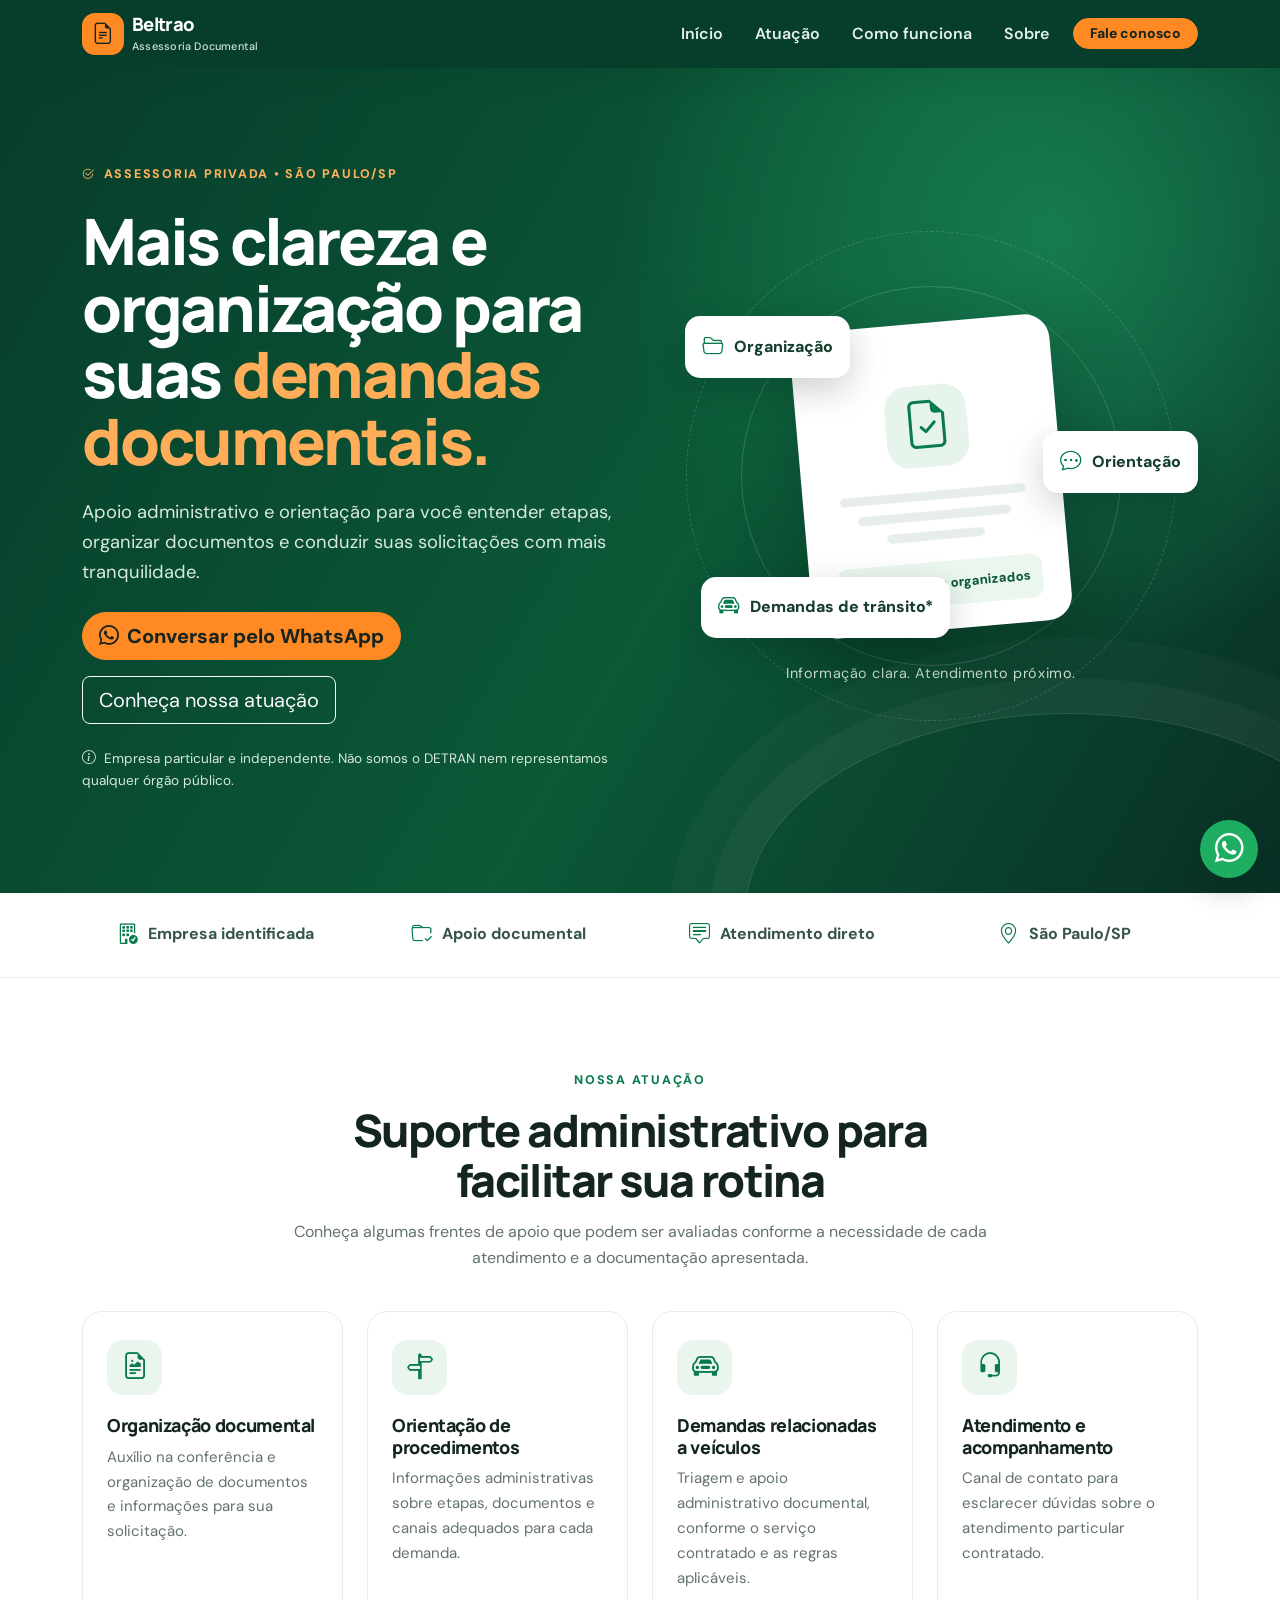
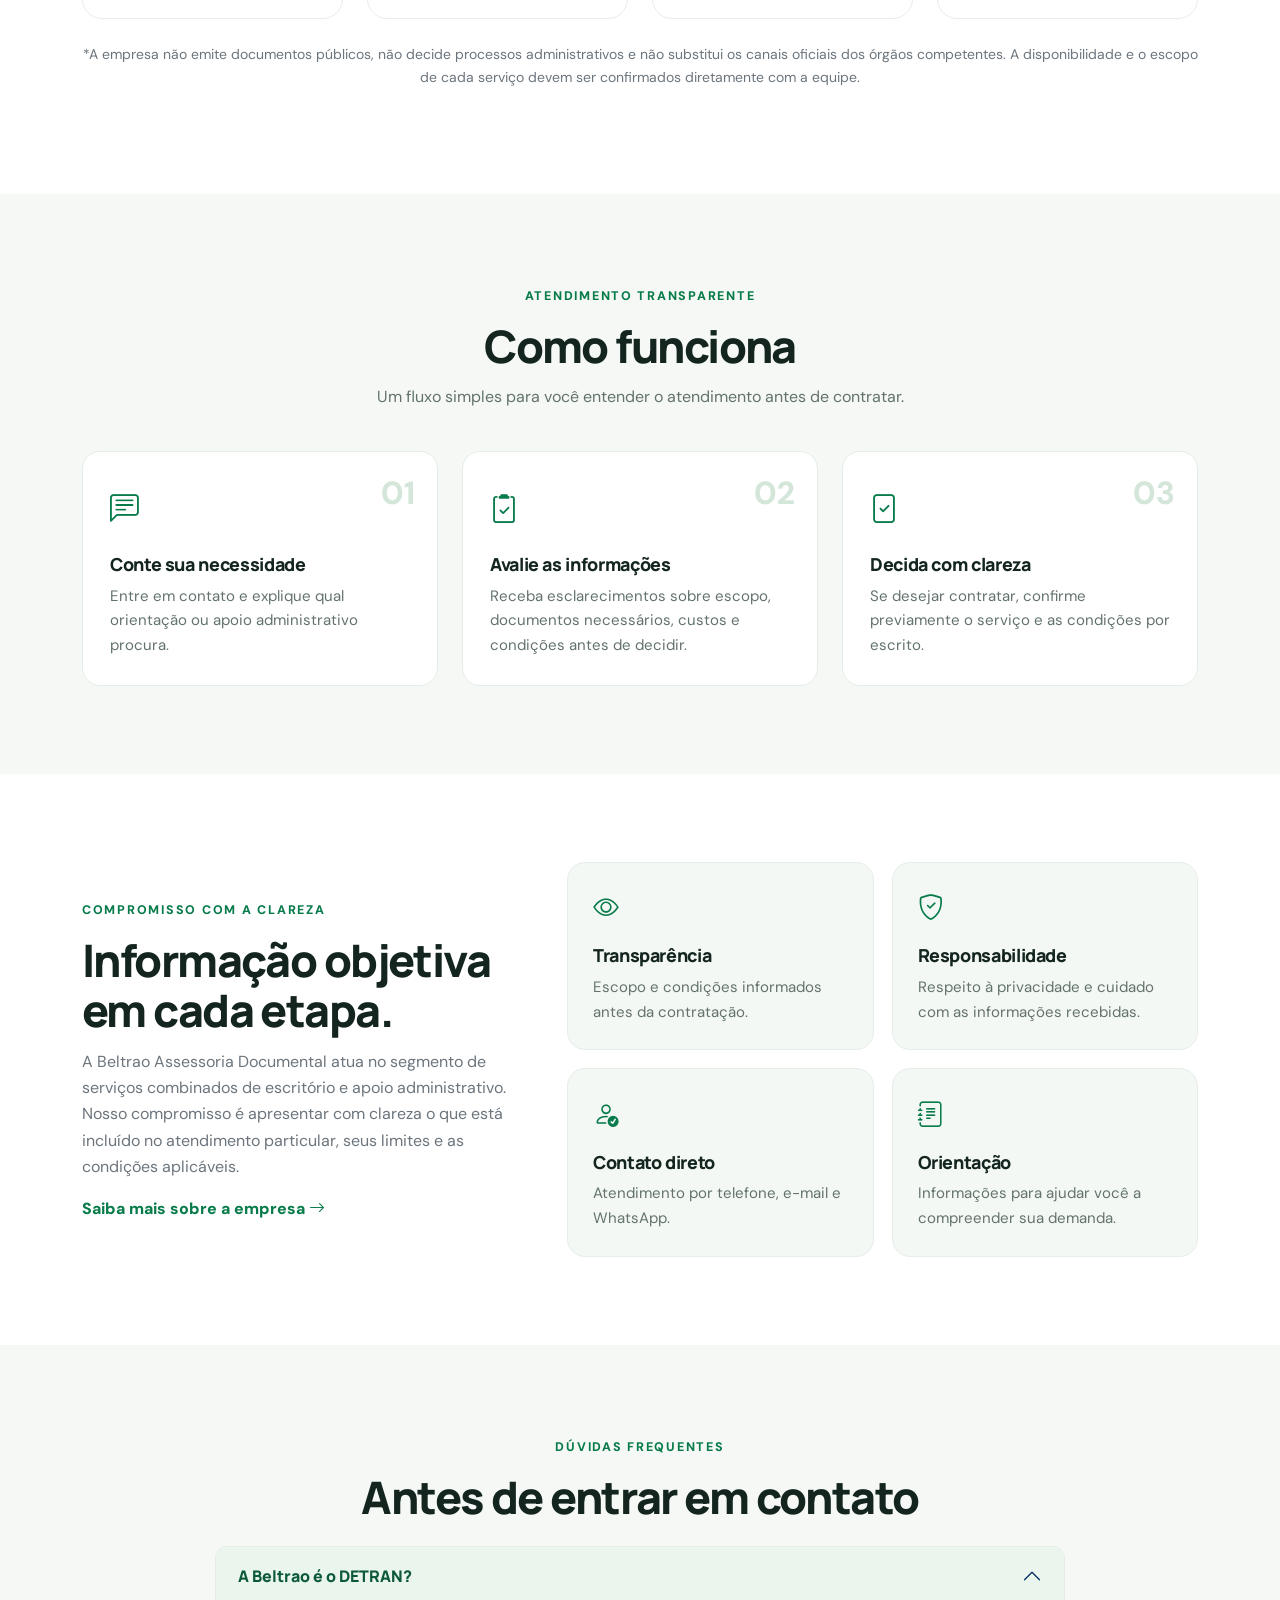
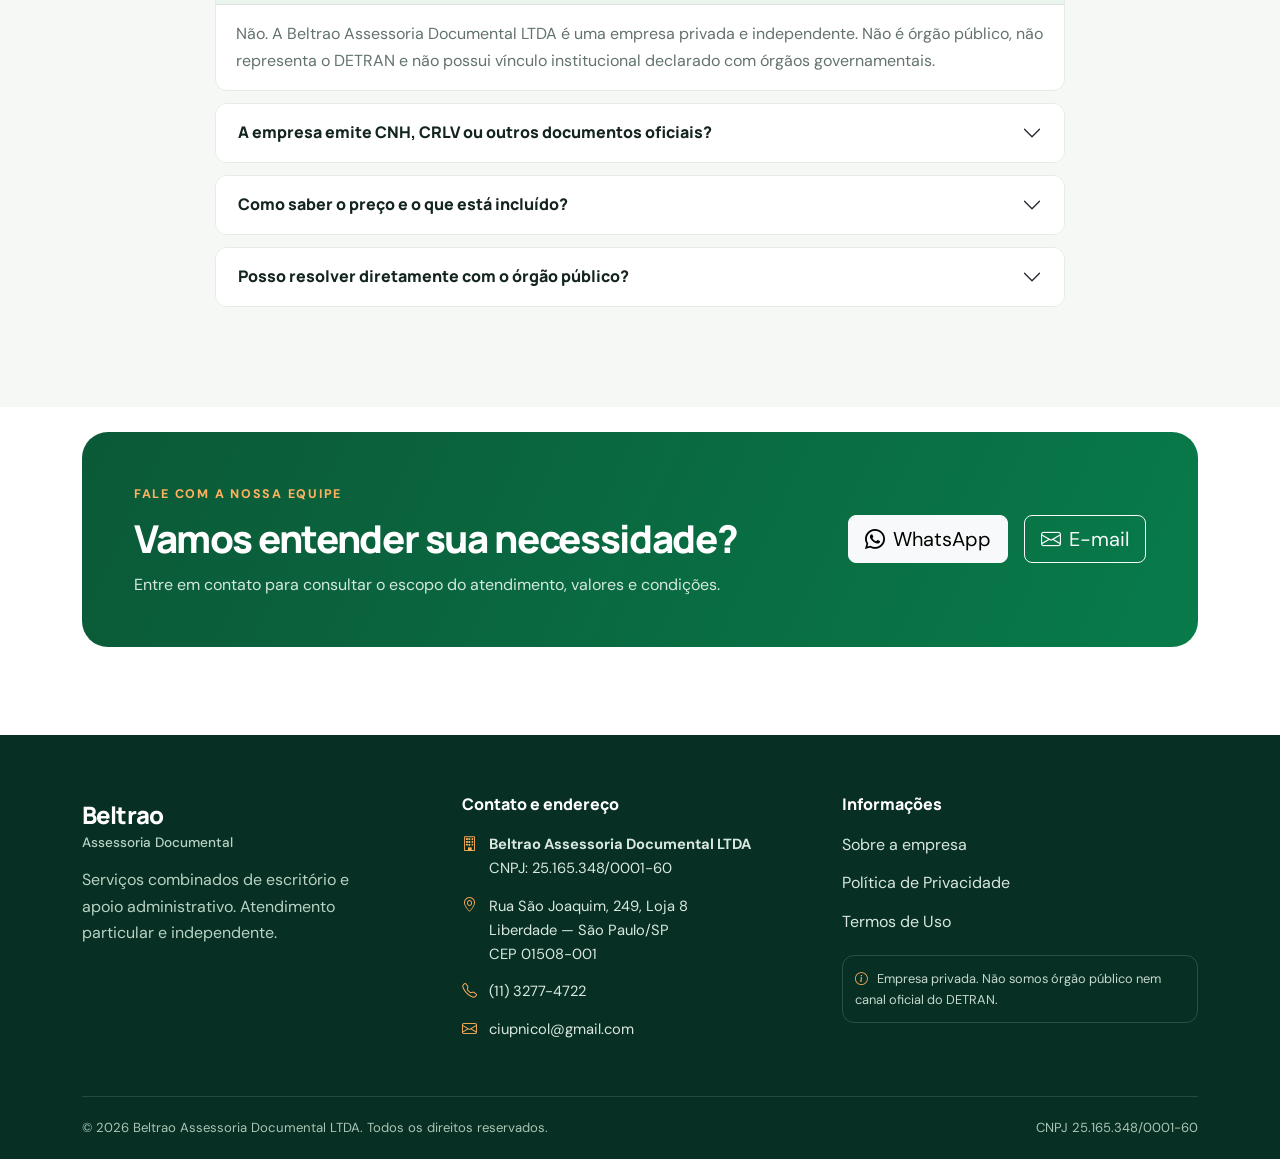
<file: index.html>
<!doctype html>
<html lang="pt-BR">
<head>
  <meta charset="utf-8">
  <meta name="viewport" content="width=device-width, initial-scale=1">
  <meta name="description" content="Beltrao Assessoria Documental: apoio administrativo, organização documental e orientação para suas demandas. Atendimento em São Paulo.">
  <meta name="theme-color" content="#0b5937">
  <title>Beltrao Assessoria Documental | Apoio e orientação documental</title>
  <link href="https://cdn.jsdelivr.net/npm/bootstrap@5.3.3/dist/css/bootstrap.min.css" rel="stylesheet">
  <link href="https://cdn.jsdelivr.net/npm/bootstrap-icons@1.11.3/font/bootstrap-icons.min.css" rel="stylesheet">
  <link href="css/style.css" rel="stylesheet">
</head>
<body>
<nav class="navbar navbar-expand-lg navbar-dark site-nav sticky-top">
  <div class="container">
    <a class="navbar-brand d-flex align-items-center gap-2" href="index.html" aria-label="Beltrao Assessoria Documental - início">
      <span class="brand-mark"><i class="bi bi-file-earmark-text"></i></span>
      <span>Beltrao <small>Assessoria Documental</small></span>
    </a>
    <button class="navbar-toggler" type="button" data-bs-toggle="collapse" data-bs-target="#menu" aria-controls="menu" aria-expanded="false" aria-label="Abrir menu"><span class="navbar-toggler-icon"></span></button>
    <div class="collapse navbar-collapse" id="menu">
      <ul class="navbar-nav ms-auto align-items-lg-center gap-lg-3">
        <li class="nav-item"><a class="nav-link active" href="#inicio">Início</a></li>
        <li class="nav-item"><a class="nav-link" href="#servicos">Atuação</a></li>
        <li class="nav-item"><a class="nav-link" href="#como-funciona">Como funciona</a></li>
        <li class="nav-item"><a class="nav-link" href="sobre.html">Sobre</a></li>
        <li class="nav-item"><a class="btn btn-accent btn-sm px-3" href="#contato">Fale conosco</a></li>
      </ul>
    </div>
  </div>
</nav>

<header class="hero" id="inicio">
  <div class="container position-relative">
    <div class="row align-items-center g-5">
      <div class="col-lg-6">
        <span class="eyebrow"><i class="bi bi-check2-circle me-2"></i>Assessoria privada • São Paulo/SP</span>
        <h1>Mais clareza e organização para suas <span>demandas documentais.</span></h1>
        <p class="hero-lead">Apoio administrativo e orientação para você entender etapas, organizar documentos e conduzir suas solicitações com mais tranquilidade.</p>
        <div class="d-flex flex-wrap gap-3 mt-4">
          <a class="btn btn-accent btn-lg" href="https://wa.me/551132774722" target="_blank" rel="noopener"><i class="bi bi-whatsapp me-2"></i>Conversar pelo WhatsApp</a>
          <a class="btn btn-outline-light btn-lg" href="#servicos">Conheça nossa atuação</a>
        </div>
        <div class="hero-note mt-4"><i class="bi bi-info-circle me-2"></i>Empresa particular e independente. Não somos o DETRAN nem representamos qualquer órgão público.</div>
      </div>
      <div class="col-lg-6">
        <div class="hero-art" role="img" aria-label="Ilustração abstrata de documentos organizados, mobilidade e atendimento">
          <div class="orbit orbit-one"></div><div class="orbit orbit-two"></div>
          <div class="art-card art-card-main">
            <div class="art-top"><span class="art-dot"></span><span class="art-dot"></span><span class="art-dot"></span></div>
            <div class="doc-icon"><i class="bi bi-file-earmark-check"></i></div>
            <div class="art-line long"></div><div class="art-line"></div><div class="art-line short"></div>
            <div class="art-check"><i class="bi bi-check-lg"></i> Documentos organizados</div>
          </div>
          <div class="floating-chip chip-a"><i class="bi bi-folder2-open"></i><span>Organização</span></div>
          <div class="floating-chip chip-b"><i class="bi bi-chat-dots"></i><span>Orientação</span></div>
          <div class="floating-chip chip-c"><i class="bi bi-car-front"></i><span>Demandas de trânsito*</span></div>
          <div class="art-caption">Informação clara. Atendimento próximo.</div>
        </div>
      </div>
    </div>
  </div>
</header>

<section class="trust-strip">
  <div class="container">
    <div class="row g-3 text-center">
      <div class="col-6 col-lg-3"><i class="bi bi-building-check"></i><span>Empresa identificada</span></div>
      <div class="col-6 col-lg-3"><i class="bi bi-folder-check"></i><span>Apoio documental</span></div>
      <div class="col-6 col-lg-3"><i class="bi bi-chat-square-text"></i><span>Atendimento direto</span></div>
      <div class="col-6 col-lg-3"><i class="bi bi-geo-alt"></i><span>São Paulo/SP</span></div>
    </div>
  </div>
</section>

<main>
<section class="section-pad" id="servicos">
  <div class="container">
    <div class="section-heading text-center mx-auto">
      <span class="eyebrow eyebrow-dark">Nossa atuação</span>
      <h2>Suporte administrativo para facilitar sua rotina</h2>
      <p>Conheça algumas frentes de apoio que podem ser avaliadas conforme a necessidade de cada atendimento e a documentação apresentada.</p>
    </div>
    <div class="row g-4 mt-2">
      <div class="col-md-6 col-lg-3"><article class="service-card"><div class="service-icon"><i class="bi bi-file-earmark-richtext"></i></div><h3>Organização documental</h3><p>Auxílio na conferência e organização de documentos e informações para sua solicitação.</p></article></div>
      <div class="col-md-6 col-lg-3"><article class="service-card"><div class="service-icon"><i class="bi bi-signpost-split"></i></div><h3>Orientação de procedimentos</h3><p>Informações administrativas sobre etapas, documentos e canais adequados para cada demanda.</p></article></div>
      <div class="col-md-6 col-lg-3"><article class="service-card"><div class="service-icon"><i class="bi bi-car-front"></i></div><h3>Demandas relacionadas a veículos</h3><p>Triagem e apoio administrativo documental, conforme o serviço contratado e as regras aplicáveis.</p></article></div>
      <div class="col-md-6 col-lg-3"><article class="service-card"><div class="service-icon"><i class="bi bi-headset"></i></div><h3>Atendimento e acompanhamento</h3><p>Canal de contato para esclarecer dúvidas sobre o atendimento particular contratado.</p></article></div>
    </div>
    <p class="small text-secondary mt-4 text-center">*A empresa não emite documentos públicos, não decide processos administrativos e não substitui os canais oficiais dos órgãos competentes. A disponibilidade e o escopo de cada serviço devem ser confirmados diretamente com a equipe.</p>
  </div>
</section>

<section class="section-pad section-soft" id="como-funciona">
  <div class="container">
    <div class="section-heading text-center mx-auto">
      <span class="eyebrow eyebrow-dark">Atendimento transparente</span>
      <h2>Como funciona</h2>
      <p>Um fluxo simples para você entender o atendimento antes de contratar.</p>
    </div>
    <div class="row g-4 mt-3">
      <div class="col-md-4"><div class="step-card"><span>01</span><i class="bi bi-chat-left-text"></i><h3>Conte sua necessidade</h3><p>Entre em contato e explique qual orientação ou apoio administrativo procura.</p></div></div>
      <div class="col-md-4"><div class="step-card"><span>02</span><i class="bi bi-clipboard2-check"></i><h3>Avalie as informações</h3><p>Receba esclarecimentos sobre escopo, documentos necessários, custos e condições antes de decidir.</p></div></div>
      <div class="col-md-4"><div class="step-card"><span>03</span><i class="bi bi-file-check"></i><h3>Decida com clareza</h3><p>Se desejar contratar, confirme previamente o serviço e as condições por escrito.</p></div></div>
    </div>
  </div>
</section>

<section class="section-pad">
  <div class="container">
    <div class="row align-items-center g-5">
      <div class="col-lg-5">
        <span class="eyebrow eyebrow-dark">Compromisso com a clareza</span>
        <h2 class="display-title">Informação objetiva em cada etapa.</h2>
        <p class="text-secondary">A Beltrao Assessoria Documental atua no segmento de serviços combinados de escritório e apoio administrativo. Nosso compromisso é apresentar com clareza o que está incluído no atendimento particular, seus limites e as condições aplicáveis.</p>
        <a href="sobre.html" class="text-link">Saiba mais sobre a empresa <i class="bi bi-arrow-right"></i></a>
      </div>
      <div class="col-lg-7">
        <div class="feature-grid">
          <div><i class="bi bi-eye"></i><h3>Transparência</h3><p>Escopo e condições informados antes da contratação.</p></div>
          <div><i class="bi bi-shield-check"></i><h3>Responsabilidade</h3><p>Respeito à privacidade e cuidado com as informações recebidas.</p></div>
          <div><i class="bi bi-person-check"></i><h3>Contato direto</h3><p>Atendimento por telefone, e-mail e WhatsApp.</p></div>
          <div><i class="bi bi-journal-text"></i><h3>Orientação</h3><p>Informações para ajudar você a compreender sua demanda.</p></div>
        </div>
      </div>
    </div>
  </div>
</section>

<section class="faq-section section-pad section-soft">
  <div class="container">
    <div class="section-heading text-center mx-auto"><span class="eyebrow eyebrow-dark">Dúvidas frequentes</span><h2>Antes de entrar em contato</h2></div>
    <div class="accordion faq mx-auto mt-4" id="faq">
      <div class="accordion-item"><h3 class="accordion-header"><button class="accordion-button" type="button" data-bs-toggle="collapse" data-bs-target="#q1" aria-expanded="true">A Beltrao é o DETRAN?</button></h3><div id="q1" class="accordion-collapse collapse show" data-bs-parent="#faq"><div class="accordion-body">Não. A Beltrao Assessoria Documental LTDA é uma empresa privada e independente. Não é órgão público, não representa o DETRAN e não possui vínculo institucional declarado com órgãos governamentais.</div></div></div>
      <div class="accordion-item"><h3 class="accordion-header"><button class="accordion-button collapsed" type="button" data-bs-toggle="collapse" data-bs-target="#q2">A empresa emite CNH, CRLV ou outros documentos oficiais?</button></h3><div id="q2" class="accordion-collapse collapse" data-bs-parent="#faq"><div class="accordion-body">Não. A emissão de documentos oficiais e a decisão sobre serviços públicos cabem exclusivamente aos órgãos competentes. A empresa oferece apenas apoio administrativo particular, dentro do escopo previamente informado.</div></div></div>
      <div class="accordion-item"><h3 class="accordion-header"><button class="accordion-button collapsed" type="button" data-bs-toggle="collapse" data-bs-target="#q3">Como saber o preço e o que está incluído?</button></h3><div id="q3" class="accordion-collapse collapse" data-bs-parent="#faq"><div class="accordion-body">Entre em contato para informar sua necessidade. Solicite a descrição do serviço, valores, prazos estimados e condições por escrito antes de contratar.</div></div></div>
      <div class="accordion-item"><h3 class="accordion-header"><button class="accordion-button collapsed" type="button" data-bs-toggle="collapse" data-bs-target="#q4">Posso resolver diretamente com o órgão público?</button></h3><div id="q4" class="accordion-collapse collapse" data-bs-parent="#faq"><div class="accordion-body">Sim. Você pode utilizar os canais oficiais do órgão responsável. A contratação de uma assessoria privada é opcional e não é requisito para acessar serviços públicos.</div></div></div>
    </div>
  </div>
</section>

<section class="contact-cta section-pad" id="contato">
  <div class="container">
    <div class="cta-panel">
      <div><span class="eyebrow">Fale com a nossa equipe</span><h2>Vamos entender sua necessidade?</h2><p>Entre em contato para consultar o escopo do atendimento, valores e condições.</p></div>
      <div class="d-flex flex-wrap gap-3"><a class="btn btn-light btn-lg" href="https://wa.me/551132774722" target="_blank" rel="noopener"><i class="bi bi-whatsapp me-2"></i>WhatsApp</a><a class="btn btn-outline-light btn-lg" href="mailto:ciupnicol@gmail.com"><i class="bi bi-envelope me-2"></i>E-mail</a></div>
    </div>
  </div>
</section>
</main>

<footer class="site-footer">
  <div class="container">
    <div class="row g-4">
      <div class="col-lg-4"><a class="footer-brand" href="index.html">Beltrao <span>Assessoria Documental</span></a><p class="footer-muted mt-3">Serviços combinados de escritório e apoio administrativo. Atendimento particular e independente.</p></div>
      <div class="col-sm-6 col-lg-4"><h2>Contato e endereço</h2><ul class="footer-list">
        <li><i class="bi bi-building"></i><span><strong>Beltrao Assessoria Documental LTDA</strong><br>CNPJ: 25.165.348/0001-60</span></li>
        <li><i class="bi bi-geo-alt"></i><span>Rua São Joaquim, 249, Loja 8<br>Liberdade — São Paulo/SP<br>CEP 01508-001</span></li>
        <li><i class="bi bi-telephone"></i><a href="tel:+551132774722">(11) 3277-4722</a></li>
        <li><i class="bi bi-envelope"></i><a href="mailto:ciupnicol@gmail.com">ciupnicol@gmail.com</a></li>
      </ul></div>
      <div class="col-sm-6 col-lg-4"><h2>Informações</h2><ul class="footer-links">
        <li><a href="sobre.html">Sobre a empresa</a></li><li><a href="privacidade.html">Política de Privacidade</a></li><li><a href="termos.html">Termos de Uso</a></li>
      </ul><div class="independence-note"><i class="bi bi-info-circle"></i> Empresa privada. Não somos órgão público nem canal oficial do DETRAN.</div></div>
    </div>
    <div class="footer-bottom"><span>© <span id="year"></span> Beltrao Assessoria Documental LTDA. Todos os direitos reservados.</span><span>CNPJ 25.165.348/0001-60</span></div>
  </div>
</footer>
<a class="whatsapp-float" href="https://wa.me/551132774722" target="_blank" rel="noopener" aria-label="Fale conosco pelo WhatsApp"><i class="bi bi-whatsapp"></i></a>
<script src="https://cdn.jsdelivr.net/npm/bootstrap@5.3.3/dist/js/bootstrap.bundle.min.js"></script>
<script>document.getElementById('year').textContent = new Date().getFullYear();</script>
</body>
</html>
<!-- Google tag (gtag.js) -->
<script async src="https://www.googletagmanager.com/gtag/js?id=AW-18591878731">
</script>
<script>
  window.dataLayer = window.dataLayer || [];
  function gtag(){dataLayer.push(arguments);}
  gtag('js', new Date());

  gtag('config', 'AW-18591878731');
</script>
</file>
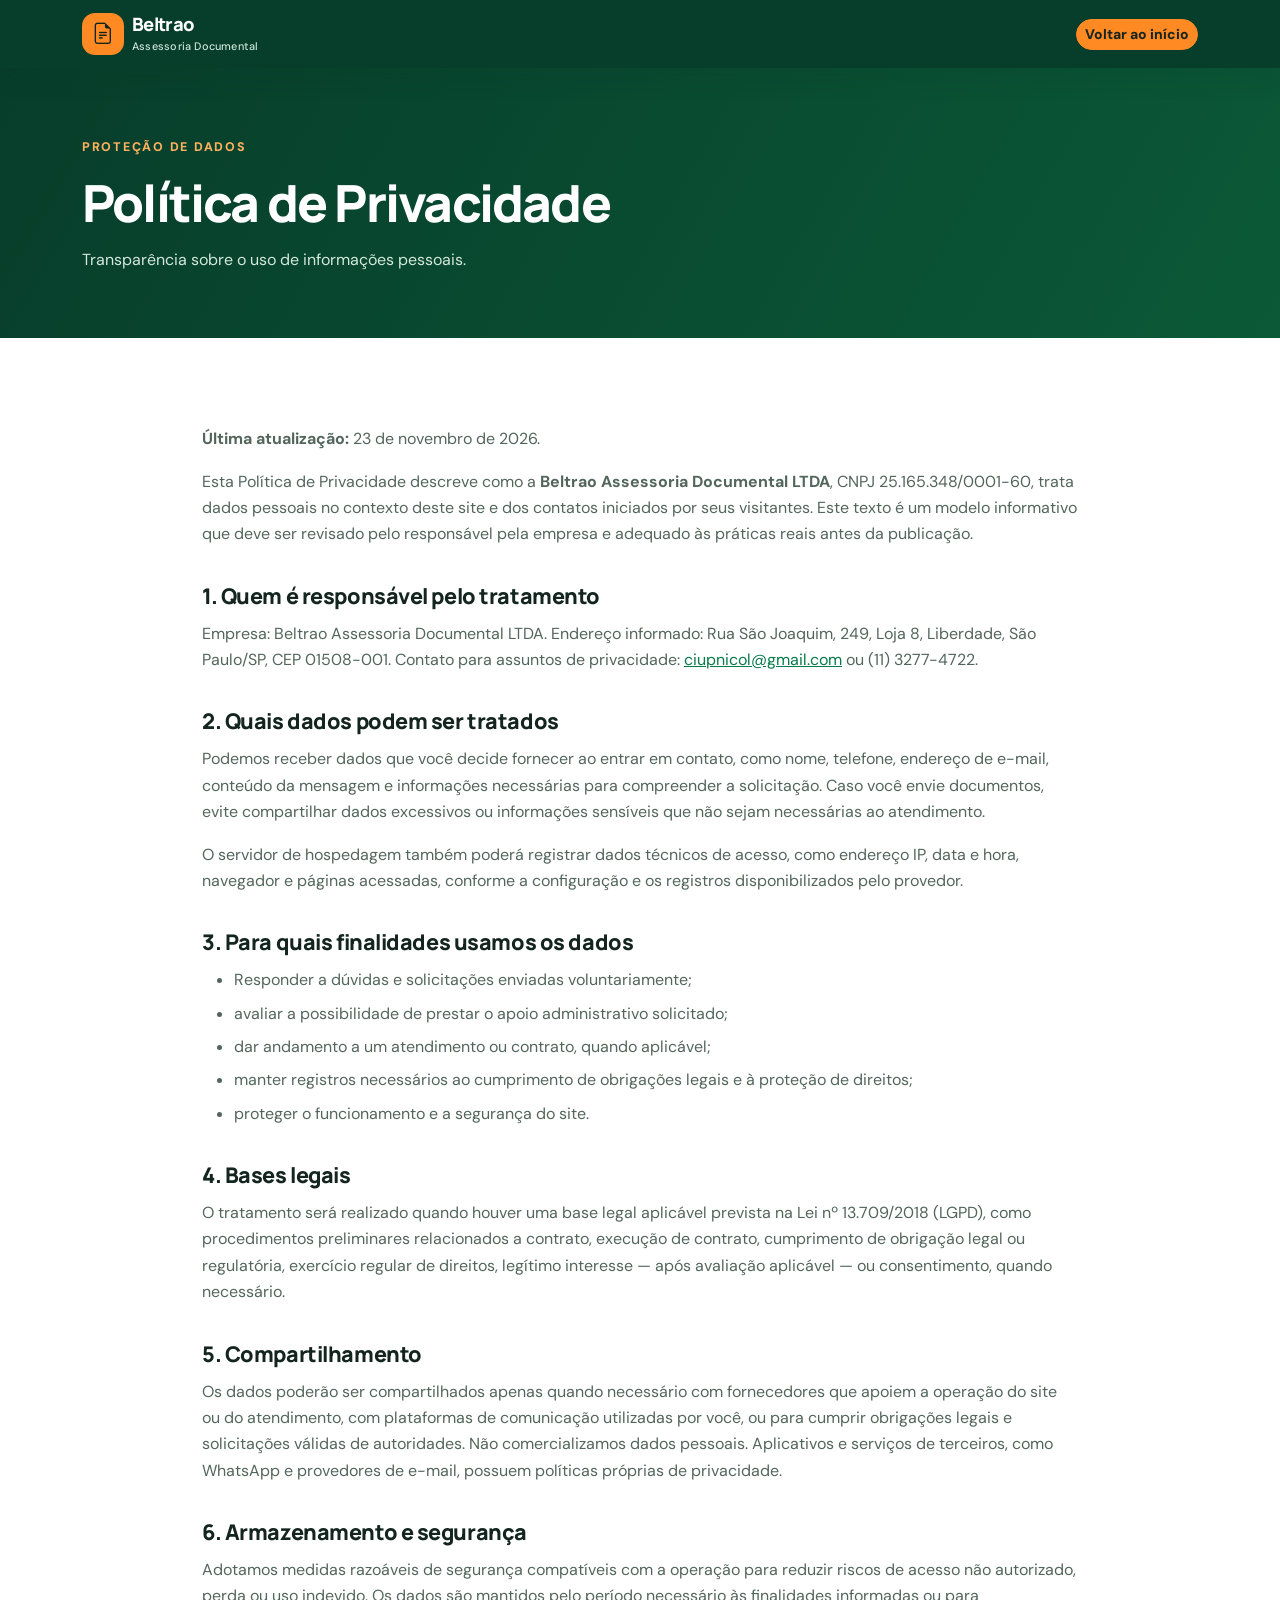
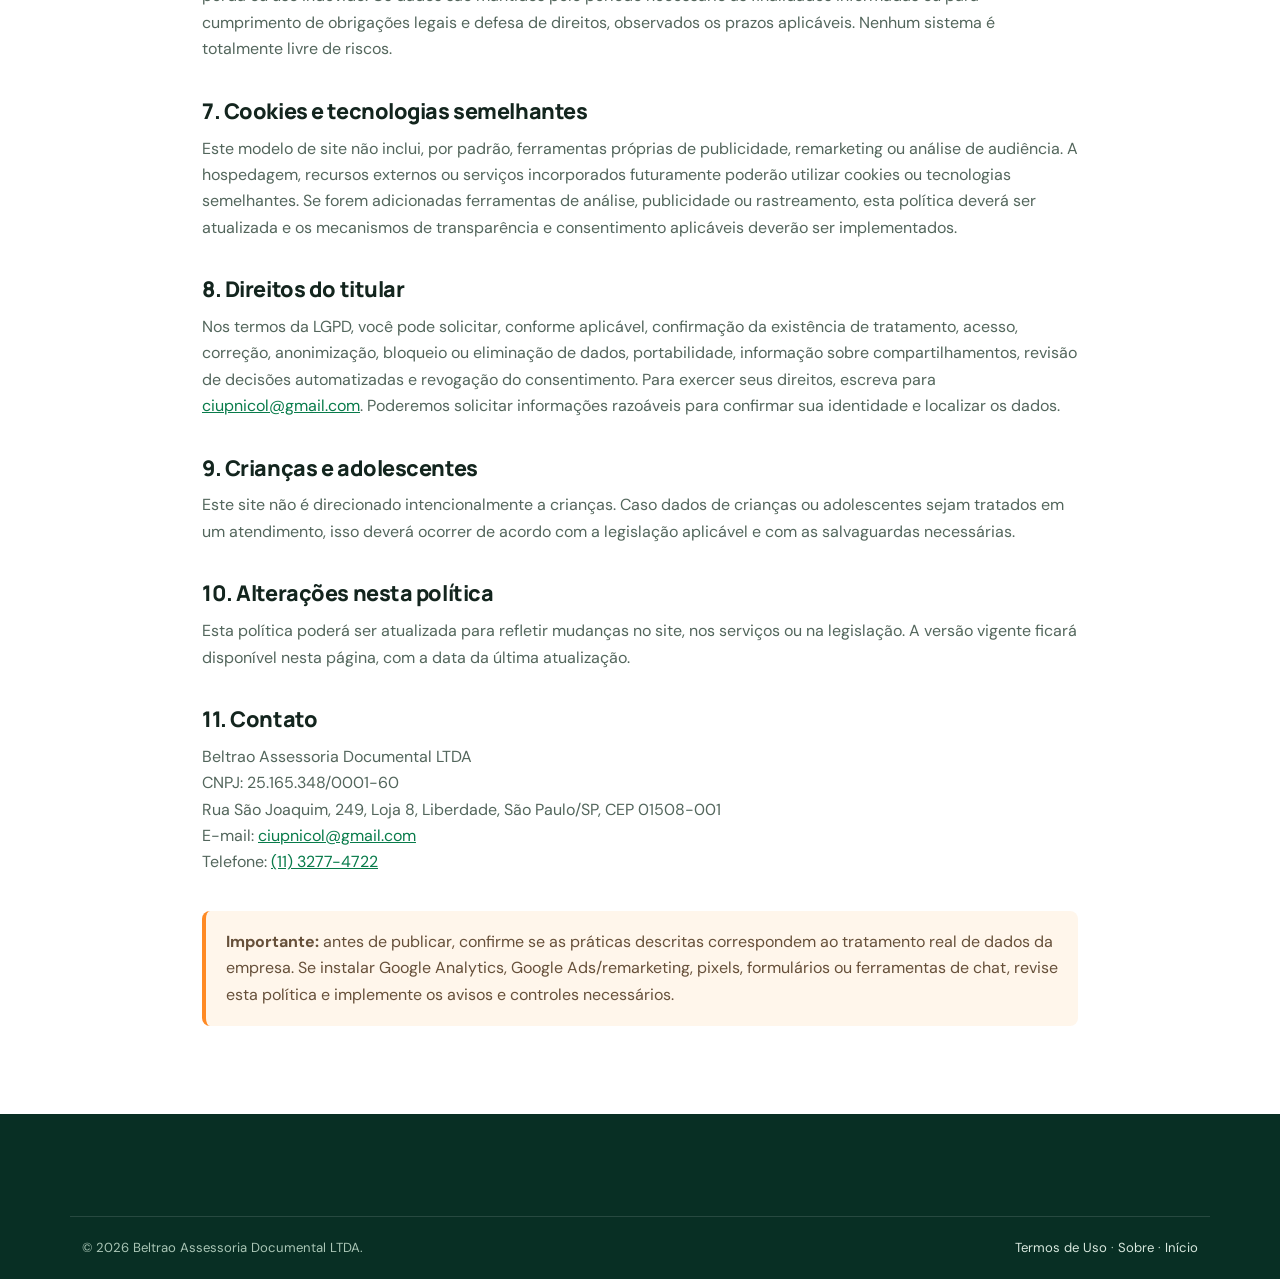
<file: privacidade.html>
<!doctype html>
<html lang="pt-BR"><head><meta charset="utf-8"><meta name="viewport" content="width=device-width, initial-scale=1"><meta name="description" content="Política de Privacidade da Beltrao Assessoria Documental LTDA."><title>Política de Privacidade | Beltrao</title><link href="https://cdn.jsdelivr.net/npm/bootstrap@5.3.3/dist/css/bootstrap.min.css" rel="stylesheet"><link href="https://cdn.jsdelivr.net/npm/bootstrap-icons@1.11.3/font/bootstrap-icons.min.css" rel="stylesheet"><link href="css/style.css" rel="stylesheet"></head><body>
<nav class="navbar navbar-expand-lg navbar-dark site-nav"><div class="container"><a class="navbar-brand d-flex align-items-center gap-2" href="index.html"><span class="brand-mark"><i class="bi bi-file-earmark-text"></i></span><span>Beltrao <small>Assessoria Documental</small></span></a><a class="btn btn-accent btn-sm ms-auto" href="index.html">Voltar ao início</a></div></nav>
<header class="inner-hero"><div class="container"><span class="eyebrow">Proteção de dados</span><h1>Política de Privacidade</h1><p>Transparência sobre o uso de informações pessoais.</p></div></header>
<main class="section-pad"><article class="container legal-content">
<p><strong>Última atualização:</strong> 23 de novembro de 2026.</p>
<p>Esta Política de Privacidade descreve como a <strong>Beltrao Assessoria Documental LTDA</strong>, CNPJ 25.165.348/0001-60, trata dados pessoais no contexto deste site e dos contatos iniciados por seus visitantes. Este texto é um modelo informativo que deve ser revisado pelo responsável pela empresa e adequado às práticas reais antes da publicação.</p>
<h2>1. Quem é responsável pelo tratamento</h2><p>Empresa: Beltrao Assessoria Documental LTDA. Endereço informado: Rua São Joaquim, 249, Loja 8, Liberdade, São Paulo/SP, CEP 01508-001. Contato para assuntos de privacidade: <a href="mailto:ciupnicol@gmail.com">ciupnicol@gmail.com</a> ou (11) 3277-4722.</p>
<h2>2. Quais dados podem ser tratados</h2><p>Podemos receber dados que você decide fornecer ao entrar em contato, como nome, telefone, endereço de e-mail, conteúdo da mensagem e informações necessárias para compreender a solicitação. Caso você envie documentos, evite compartilhar dados excessivos ou informações sensíveis que não sejam necessárias ao atendimento.</p><p>O servidor de hospedagem também poderá registrar dados técnicos de acesso, como endereço IP, data e hora, navegador e páginas acessadas, conforme a configuração e os registros disponibilizados pelo provedor.</p>
<h2>3. Para quais finalidades usamos os dados</h2><ul><li>Responder a dúvidas e solicitações enviadas voluntariamente;</li><li>avaliar a possibilidade de prestar o apoio administrativo solicitado;</li><li>dar andamento a um atendimento ou contrato, quando aplicável;</li><li>manter registros necessários ao cumprimento de obrigações legais e à proteção de direitos;</li><li>proteger o funcionamento e a segurança do site.</li></ul>
<h2>4. Bases legais</h2><p>O tratamento será realizado quando houver uma base legal aplicável prevista na Lei nº 13.709/2018 (LGPD), como procedimentos preliminares relacionados a contrato, execução de contrato, cumprimento de obrigação legal ou regulatória, exercício regular de direitos, legítimo interesse — após avaliação aplicável — ou consentimento, quando necessário.</p>
<h2>5. Compartilhamento</h2><p>Os dados poderão ser compartilhados apenas quando necessário com fornecedores que apoiem a operação do site ou do atendimento, com plataformas de comunicação utilizadas por você, ou para cumprir obrigações legais e solicitações válidas de autoridades. Não comercializamos dados pessoais. Aplicativos e serviços de terceiros, como WhatsApp e provedores de e-mail, possuem políticas próprias de privacidade.</p>
<h2>6. Armazenamento e segurança</h2><p>Adotamos medidas razoáveis de segurança compatíveis com a operação para reduzir riscos de acesso não autorizado, perda ou uso indevido. Os dados são mantidos pelo período necessário às finalidades informadas ou para cumprimento de obrigações legais e defesa de direitos, observados os prazos aplicáveis. Nenhum sistema é totalmente livre de riscos.</p>
<h2>7. Cookies e tecnologias semelhantes</h2><p>Este modelo de site não inclui, por padrão, ferramentas próprias de publicidade, remarketing ou análise de audiência. A hospedagem, recursos externos ou serviços incorporados futuramente poderão utilizar cookies ou tecnologias semelhantes. Se forem adicionadas ferramentas de análise, publicidade ou rastreamento, esta política deverá ser atualizada e os mecanismos de transparência e consentimento aplicáveis deverão ser implementados.</p>
<h2>8. Direitos do titular</h2><p>Nos termos da LGPD, você pode solicitar, conforme aplicável, confirmação da existência de tratamento, acesso, correção, anonimização, bloqueio ou eliminação de dados, portabilidade, informação sobre compartilhamentos, revisão de decisões automatizadas e revogação do consentimento. Para exercer seus direitos, escreva para <a href="mailto:ciupnicol@gmail.com">ciupnicol@gmail.com</a>. Poderemos solicitar informações razoáveis para confirmar sua identidade e localizar os dados.</p>
<h2>9. Crianças e adolescentes</h2><p>Este site não é direcionado intencionalmente a crianças. Caso dados de crianças ou adolescentes sejam tratados em um atendimento, isso deverá ocorrer de acordo com a legislação aplicável e com as salvaguardas necessárias.</p>
<h2>10. Alterações nesta política</h2><p>Esta política poderá ser atualizada para refletir mudanças no site, nos serviços ou na legislação. A versão vigente ficará disponível nesta página, com a data da última atualização.</p>
<h2>11. Contato</h2><p>Beltrao Assessoria Documental LTDA<br>CNPJ: 25.165.348/0001-60<br>Rua São Joaquim, 249, Loja 8, Liberdade, São Paulo/SP, CEP 01508-001<br>E-mail: <a href="mailto:ciupnicol@gmail.com">ciupnicol@gmail.com</a><br>Telefone: <a href="tel:+551132774722">(11) 3277-4722</a></p>
<div class="legal-alert"><strong>Importante:</strong> antes de publicar, confirme se as práticas descritas correspondem ao tratamento real de dados da empresa. Se instalar Google Analytics, Google Ads/remarketing, pixels, formulários ou ferramentas de chat, revise esta política e implemente os avisos e controles necessários.</div>
</article></main>
<footer class="site-footer"><div class="container footer-bottom"><span>© <span id="year"></span> Beltrao Assessoria Documental LTDA.</span><span><a href="termos.html">Termos de Uso</a> · <a href="sobre.html">Sobre</a> · <a href="index.html">Início</a></span></div></footer><script>document.getElementById('year').textContent=new Date().getFullYear()</script></body></html>
</file>
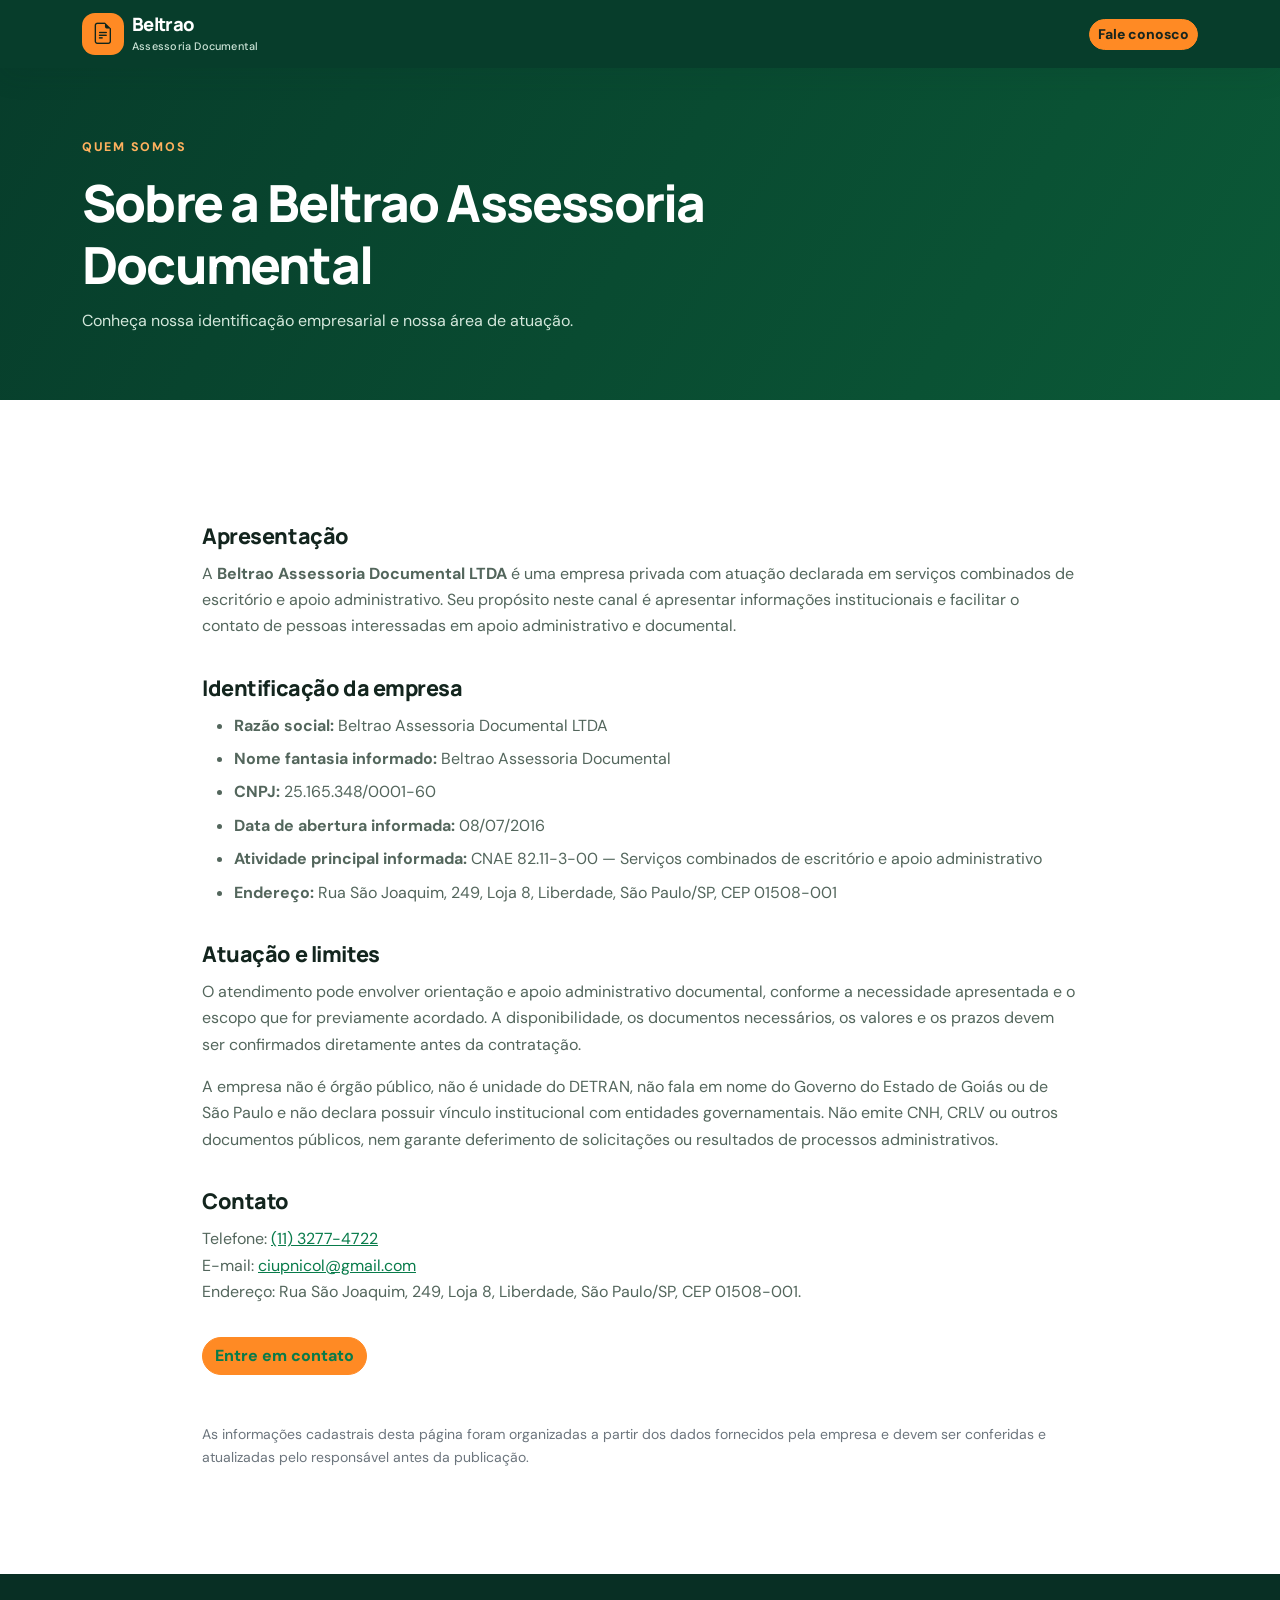
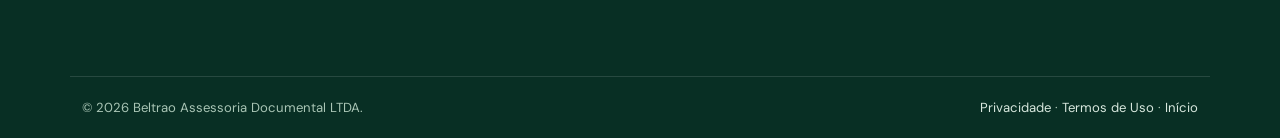
<file: sobre.html>
<!doctype html>
<html lang="pt-BR"><head><meta charset="utf-8"><meta name="viewport" content="width=device-width, initial-scale=1"><meta name="description" content="Conheça a Beltrao Assessoria Documental LTDA, empresa privada de apoio administrativo em São Paulo."><title>Sobre | Beltrao Assessoria Documental</title><link href="https://cdn.jsdelivr.net/npm/bootstrap@5.3.3/dist/css/bootstrap.min.css" rel="stylesheet"><link href="https://cdn.jsdelivr.net/npm/bootstrap-icons@1.11.3/font/bootstrap-icons.min.css" rel="stylesheet"><link href="css/style.css" rel="stylesheet"></head><body>
<nav class="navbar navbar-expand-lg navbar-dark site-nav"><div class="container"><a class="navbar-brand d-flex align-items-center gap-2" href="index.html"><span class="brand-mark"><i class="bi bi-file-earmark-text"></i></span><span>Beltrao <small>Assessoria Documental</small></span></a><a class="btn btn-accent btn-sm ms-auto" href="index.html#contato">Fale conosco</a></div></nav>
<header class="inner-hero"><div class="container"><span class="eyebrow">Quem somos</span><h1>Sobre a Beltrao Assessoria Documental</h1><p>Conheça nossa identificação empresarial e nossa área de atuação.</p></div></header>
<main class="section-pad"><div class="container legal-content">
<h2>Apresentação</h2><p>A <strong>Beltrao Assessoria Documental LTDA</strong> é uma empresa privada com atuação declarada em serviços combinados de escritório e apoio administrativo. Seu propósito neste canal é apresentar informações institucionais e facilitar o contato de pessoas interessadas em apoio administrativo e documental.</p>
<h2>Identificação da empresa</h2><ul><li><strong>Razão social:</strong> Beltrao Assessoria Documental LTDA</li><li><strong>Nome fantasia informado:</strong> Beltrao Assessoria Documental</li><li><strong>CNPJ:</strong> 25.165.348/0001-60</li><li><strong>Data de abertura informada:</strong> 08/07/2016</li><li><strong>Atividade principal informada:</strong> CNAE 82.11-3-00 — Serviços combinados de escritório e apoio administrativo</li><li><strong>Endereço:</strong> Rua São Joaquim, 249, Loja 8, Liberdade, São Paulo/SP, CEP 01508-001</li></ul>
<h2>Atuação e limites</h2><p>O atendimento pode envolver orientação e apoio administrativo documental, conforme a necessidade apresentada e o escopo que for previamente acordado. A disponibilidade, os documentos necessários, os valores e os prazos devem ser confirmados diretamente antes da contratação.</p><p>A empresa não é órgão público, não é unidade do DETRAN, não fala em nome do Governo do Estado de Goiás ou de São Paulo e não declara possuir vínculo institucional com entidades governamentais. Não emite CNH, CRLV ou outros documentos públicos, nem garante deferimento de solicitações ou resultados de processos administrativos.</p>
<h2>Contato</h2><p>Telefone: <a href="tel:+551132774722">(11) 3277-4722</a><br>E-mail: <a href="mailto:ciupnicol@gmail.com">ciupnicol@gmail.com</a><br>Endereço: Rua São Joaquim, 249, Loja 8, Liberdade, São Paulo/SP, CEP 01508-001.</p>
<a class="btn btn-accent mt-3" href="index.html#contato">Entre em contato</a>
<p class="small text-secondary mt-5">As informações cadastrais desta página foram organizadas a partir dos dados fornecidos pela empresa e devem ser conferidas e atualizadas pelo responsável antes da publicação.</p>
</div></main>
<footer class="site-footer"><div class="container footer-bottom"><span>© <span id="year"></span> Beltrao Assessoria Documental LTDA.</span><span><a href="privacidade.html">Privacidade</a> · <a href="termos.html">Termos de Uso</a> · <a href="index.html">Início</a></span></div></footer><script>document.getElementById('year').textContent=new Date().getFullYear()</script></body></html>
</file>
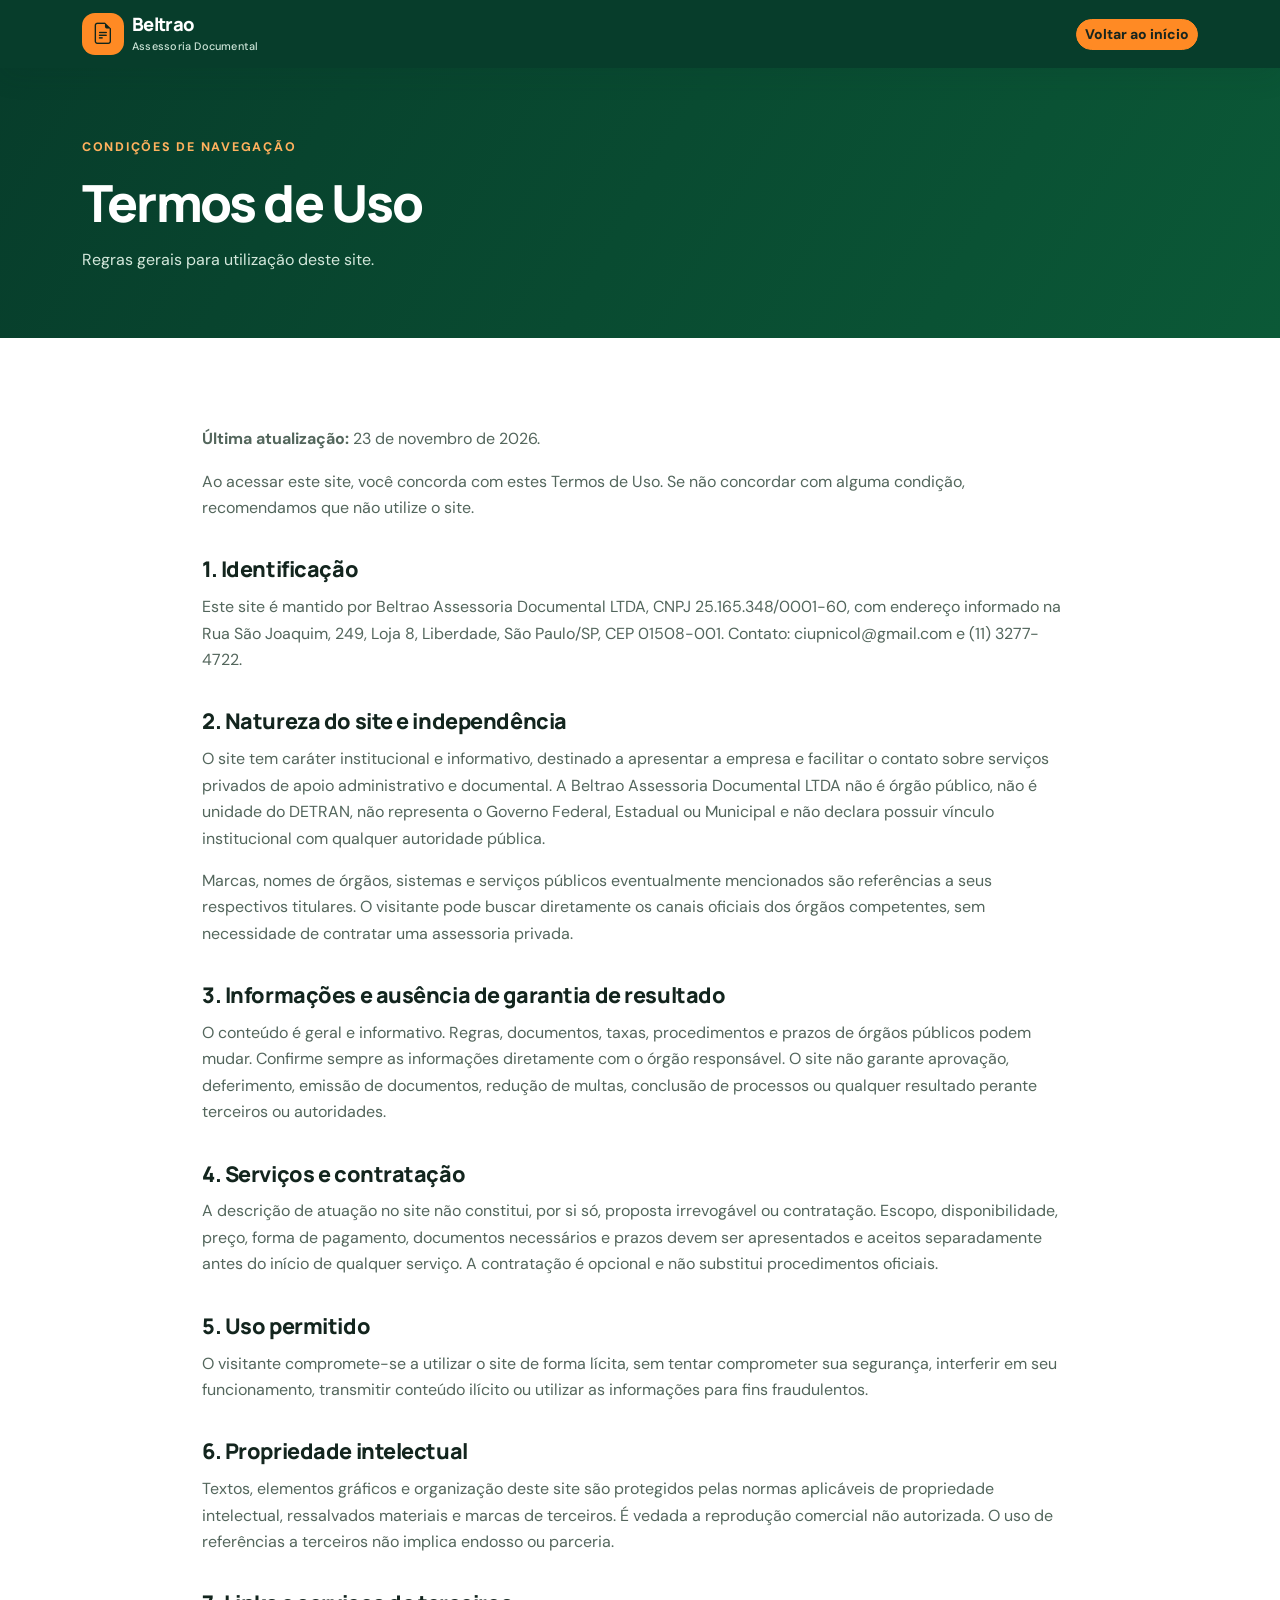
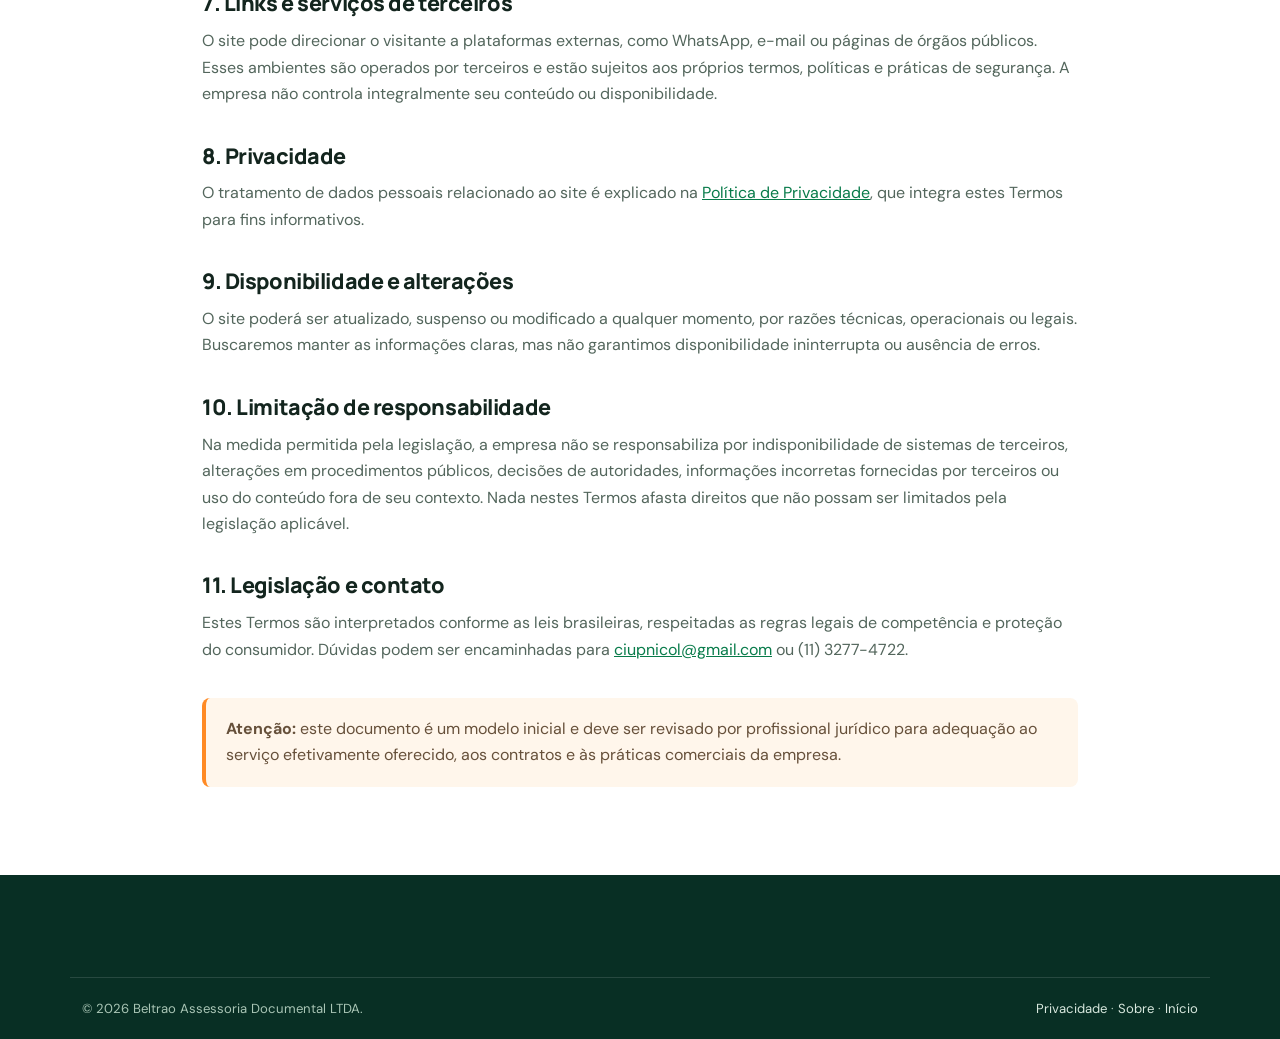
<file: termos.html>
<!doctype html>
<html lang="pt-BR"><head><meta charset="utf-8"><meta name="viewport" content="width=device-width, initial-scale=1"><meta name="description" content="Termos de Uso do site Beltrao Assessoria Documental LTDA."><title>Termos de Uso | Beltrao</title><link href="https://cdn.jsdelivr.net/npm/bootstrap@5.3.3/dist/css/bootstrap.min.css" rel="stylesheet"><link href="https://cdn.jsdelivr.net/npm/bootstrap-icons@1.11.3/font/bootstrap-icons.min.css" rel="stylesheet"><link href="css/style.css" rel="stylesheet"></head><body>
<nav class="navbar navbar-expand-lg navbar-dark site-nav"><div class="container"><a class="navbar-brand d-flex align-items-center gap-2" href="index.html"><span class="brand-mark"><i class="bi bi-file-earmark-text"></i></span><span>Beltrao <small>Assessoria Documental</small></span></a><a class="btn btn-accent btn-sm ms-auto" href="index.html">Voltar ao início</a></div></nav>
<header class="inner-hero"><div class="container"><span class="eyebrow">Condições de navegação</span><h1>Termos de Uso</h1><p>Regras gerais para utilização deste site.</p></div></header>
<main class="section-pad"><article class="container legal-content">
<p><strong>Última atualização:</strong> 23 de novembro de 2026.</p>
<p>Ao acessar este site, você concorda com estes Termos de Uso. Se não concordar com alguma condição, recomendamos que não utilize o site.</p>
<h2>1. Identificação</h2><p>Este site é mantido por Beltrao Assessoria Documental LTDA, CNPJ 25.165.348/0001-60, com endereço informado na Rua São Joaquim, 249, Loja 8, Liberdade, São Paulo/SP, CEP 01508-001. Contato: ciupnicol@gmail.com e (11) 3277-4722.</p>
<h2>2. Natureza do site e independência</h2><p>O site tem caráter institucional e informativo, destinado a apresentar a empresa e facilitar o contato sobre serviços privados de apoio administrativo e documental. A Beltrao Assessoria Documental LTDA não é órgão público, não é unidade do DETRAN, não representa o Governo Federal, Estadual ou Municipal e não declara possuir vínculo institucional com qualquer autoridade pública.</p><p>Marcas, nomes de órgãos, sistemas e serviços públicos eventualmente mencionados são referências a seus respectivos titulares. O visitante pode buscar diretamente os canais oficiais dos órgãos competentes, sem necessidade de contratar uma assessoria privada.</p>
<h2>3. Informações e ausência de garantia de resultado</h2><p>O conteúdo é geral e informativo. Regras, documentos, taxas, procedimentos e prazos de órgãos públicos podem mudar. Confirme sempre as informações diretamente com o órgão responsável. O site não garante aprovação, deferimento, emissão de documentos, redução de multas, conclusão de processos ou qualquer resultado perante terceiros ou autoridades.</p>
<h2>4. Serviços e contratação</h2><p>A descrição de atuação no site não constitui, por si só, proposta irrevogável ou contratação. Escopo, disponibilidade, preço, forma de pagamento, documentos necessários e prazos devem ser apresentados e aceitos separadamente antes do início de qualquer serviço. A contratação é opcional e não substitui procedimentos oficiais.</p>
<h2>5. Uso permitido</h2><p>O visitante compromete-se a utilizar o site de forma lícita, sem tentar comprometer sua segurança, interferir em seu funcionamento, transmitir conteúdo ilícito ou utilizar as informações para fins fraudulentos.</p>
<h2>6. Propriedade intelectual</h2><p>Textos, elementos gráficos e organização deste site são protegidos pelas normas aplicáveis de propriedade intelectual, ressalvados materiais e marcas de terceiros. É vedada a reprodução comercial não autorizada. O uso de referências a terceiros não implica endosso ou parceria.</p>
<h2>7. Links e serviços de terceiros</h2><p>O site pode direcionar o visitante a plataformas externas, como WhatsApp, e-mail ou páginas de órgãos públicos. Esses ambientes são operados por terceiros e estão sujeitos aos próprios termos, políticas e práticas de segurança. A empresa não controla integralmente seu conteúdo ou disponibilidade.</p>
<h2>8. Privacidade</h2><p>O tratamento de dados pessoais relacionado ao site é explicado na <a href="privacidade.html">Política de Privacidade</a>, que integra estes Termos para fins informativos.</p>
<h2>9. Disponibilidade e alterações</h2><p>O site poderá ser atualizado, suspenso ou modificado a qualquer momento, por razões técnicas, operacionais ou legais. Buscaremos manter as informações claras, mas não garantimos disponibilidade ininterrupta ou ausência de erros.</p>
<h2>10. Limitação de responsabilidade</h2><p>Na medida permitida pela legislação, a empresa não se responsabiliza por indisponibilidade de sistemas de terceiros, alterações em procedimentos públicos, decisões de autoridades, informações incorretas fornecidas por terceiros ou uso do conteúdo fora de seu contexto. Nada nestes Termos afasta direitos que não possam ser limitados pela legislação aplicável.</p>
<h2>11. Legislação e contato</h2><p>Estes Termos são interpretados conforme as leis brasileiras, respeitadas as regras legais de competência e proteção do consumidor. Dúvidas podem ser encaminhadas para <a href="mailto:ciupnicol@gmail.com">ciupnicol@gmail.com</a> ou (11) 3277-4722.</p>
<div class="legal-alert"><strong>Atenção:</strong> este documento é um modelo inicial e deve ser revisado por profissional jurídico para adequação ao serviço efetivamente oferecido, aos contratos e às práticas comerciais da empresa.</div>
</article></main>
<footer class="site-footer"><div class="container footer-bottom"><span>© <span id="year"></span> Beltrao Assessoria Documental LTDA.</span><span><a href="privacidade.html">Privacidade</a> · <a href="sobre.html">Sobre</a> · <a href="index.html">Início</a></span></div></footer><script>document.getElementById('year').textContent=new Date().getFullYear()</script></body></html>
</file>
<file: css/style.css>
@import url('https://fonts.googleapis.com/css2?family=DM+Sans:wght@400;500;600;700&family=Manrope:wght@400;500;600;700;800&display=swap');
:root{--green:#0b5937;--green2:#087b4a;--ink:#13251e;--muted:#63736c;--orange:#ff8a24;--cream:#f5f8f5}
*{box-sizing:border-box}html{scroll-behavior:smooth}body{font-family:'DM Sans',sans-serif;color:var(--ink);line-height:1.65}h1,h2,h3,.navbar-brand,.footer-brand{font-family:'Manrope',sans-serif;font-weight:800;letter-spacing:-.035em}.site-nav{background:#073d2b;box-shadow:0 8px 28px #082f241c}.navbar-brand{font-size:1.15rem;line-height:1.05}.navbar-brand small{display:block;font:500 .68rem 'DM Sans',sans-serif;letter-spacing:.02em;margin-top:5px;color:#cce4d7}.brand-mark{width:42px;height:42px;border-radius:13px;background:var(--orange);display:grid;place-items:center;color:#10251c;font-size:1.35rem}.nav-link{color:#e3f0e9!important;font-weight:600}.btn-accent{background:var(--orange);border:1px solid var(--orange);color:#18251e;font-weight:800;border-radius:999px}.btn-accent:hover{background:#ff9e48;border-color:#ff9e48;color:#18251e;transform:translateY(-1px)}.hero{position:relative;overflow:hidden;background:radial-gradient(circle at 82% 20%,#167b50 0,transparent 35%),linear-gradient(120deg,#073d2b,#0b5937 55%,#092f25);color:white;padding:92px 0 100px}.hero:after{content:"";position:absolute;right:-9%;bottom:-220px;width:650px;height:400px;border:1px solid #ffffff24;border-radius:50%;box-shadow:0 0 0 35px #ffffff08,0 0 0 75px #ffffff06}.eyebrow{display:inline-flex;align-items:center;color:#ffb15e;font-size:.78rem;text-transform:uppercase;letter-spacing:.14em;font-weight:800}.eyebrow-dark{color:var(--green2)}.hero h1{font-size:clamp(2.7rem,5vw,4.65rem);line-height:1.04;margin:22px 0}.hero h1 span{color:#ffad58}.hero-lead{font-size:1.15rem;max-width:560px;color:#d8e9df}.hero-note{font-size:.85rem;color:#d6e8dc}.hero-art{height:420px;position:relative;display:grid;place-items:center}.orbit{position:absolute;border:1px solid #ffffff2a;border-radius:50%;width:380px;height:380px}.orbit-two{width:490px;height:490px;border-style:dashed}.art-card{position:relative;background:#fff;color:var(--ink);border-radius:25px;box-shadow:0 28px 70px #001b124d}.art-card-main{width:260px;padding:25px 27px 24px;transform:rotate(-5deg);z-index:2}.art-top{display:flex;gap:6px;margin-bottom:30px}.art-dot{width:7px;height:7px;background:#dce7e0;border-radius:50%}.doc-icon{width:82px;height:82px;border-radius:23px;background:#e6f4eb;color:var(--green2);display:grid;place-items:center;font-size:3rem;margin:0 auto 24px}.art-line{height:9px;width:75%;background:#e7eee9;border-radius:20px;margin:11px auto}.art-line.long{width:90%}.art-line.short{width:48%}.art-check{margin-top:22px;background:#eaf6ee;color:var(--green);padding:11px;border-radius:12px;font-size:.82rem;font-weight:800;text-align:center}.floating-chip{position:absolute;background:#fff;color:#143d2b;border-radius:15px;padding:13px 17px;display:flex;align-items:center;gap:10px;font-weight:800;box-shadow:0 12px 35px #001b1233;z-index:3}.floating-chip i{font-size:1.35rem;color:var(--green2)}.chip-a{top:50px;left:4%}.chip-b{right:0;top:165px}.chip-c{bottom:48px;left:7%}.art-caption{position:absolute;bottom:0;color:#d2e7d9;font-size:.9rem;letter-spacing:.04em}.trust-strip{background:#fff;padding:25px 0;border-bottom:1px solid #e9efeb}.trust-strip .row>div{display:flex;align-items:center;justify-content:center;gap:10px;font-weight:700;color:#365449}.trust-strip i{font-size:1.3rem;color:var(--green2)}.section-pad{padding:88px 0}.section-soft{background:var(--cream)}.section-heading{max-width:700px}.section-heading h2,.display-title{font-size:clamp(2rem,3.5vw,3rem);line-height:1.12;margin:13px 0}.section-heading p{color:var(--muted)}.service-card{height:100%;padding:28px 24px;border:1px solid #e5eee8;background:#fff;border-radius:20px;transition:.25s}.service-card:hover{transform:translateY(-6px);box-shadow:0 18px 45px #143d2b12;border-color:#c5dfcf}.service-icon{width:55px;height:55px;background:#e9f5ed;color:var(--green2);display:grid;place-items:center;border-radius:16px;font-size:1.65rem;margin-bottom:20px}.service-card h3,.step-card h3,.feature-grid h3{font-size:1.12rem;letter-spacing:-.02em}.service-card p,.step-card p,.feature-grid p{font-size:.94rem;color:var(--muted);margin-bottom:0}.step-card{background:white;border:1px solid #e4eee7;border-radius:18px;padding:27px;height:100%;position:relative}.step-card>span{position:absolute;right:22px;top:15px;color:#d3e6d9;font-weight:800;font-size:2rem}.step-card>i{font-size:1.8rem;color:var(--green2);display:block;margin:8px 0 20px}.feature-grid{display:grid;grid-template-columns:repeat(2,1fr);gap:18px}.feature-grid>div{padding:25px;border-radius:18px;background:#f4f8f5;border:1px solid #e6eee8}.feature-grid i{font-size:1.6rem;color:var(--green2);display:block;margin-bottom:15px}.text-link{color:var(--green2);font-weight:800;text-decoration:none}.faq{max-width:850px}.accordion-item{border:1px solid #e4ece6!important;border-radius:12px!important;overflow:hidden;margin-bottom:12px}.accordion-button{font-weight:800;color:var(--ink);padding:19px 22px}.accordion-button:not(.collapsed){background:#eaf5ee;color:var(--green)}.accordion-button:focus{box-shadow:none}.accordion-body{color:var(--muted)}.contact-cta{padding-top:25px}.cta-panel{padding:48px 52px;border-radius:26px;background:linear-gradient(115deg,#0b5937,#087b4a);color:#fff;display:flex;align-items:center;justify-content:space-between;gap:30px}.cta-panel h2{font-size:clamp(2rem,3vw,2.8rem);margin:10px 0}.cta-panel p{color:#d5e9dd;margin:0}.site-footer{background:#082f24;color:#fff;padding:60px 0 20px}.footer-brand{font-size:1.5rem;color:white;text-decoration:none}.footer-brand span{display:block;font:500 .85rem 'DM Sans',sans-serif;color:#b8d3c3;letter-spacing:0}.site-footer h2{font-size:1rem;letter-spacing:0;margin-bottom:18px}.footer-muted{color:#b8d3c3;max-width:310px}.footer-list,.footer-links{list-style:none;padding:0;margin:0}.footer-list li{display:flex;gap:12px;margin-bottom:13px;color:#d8e8de;font-size:.92rem}.footer-list i{color:#ffad58}.footer-list a,.footer-links a,.footer-bottom a{color:#d8e8de;text-decoration:none}.footer-links li{margin-bottom:12px}.footer-list a:hover,.footer-links a:hover,.footer-bottom a:hover{color:#ffb15e}.independence-note{font-size:.8rem;color:#c4d9cc;border:1px solid #ffffff26;border-radius:12px;padding:12px;margin-top:20px}.independence-note i{color:#ffb15e;margin-right:6px}.footer-bottom{border-top:1px solid #ffffff20;margin-top:42px;padding-top:20px;display:flex;justify-content:space-between;gap:15px;flex-wrap:wrap;color:#a9c5b5;font-size:.82rem}.whatsapp-float{position:fixed;right:22px;bottom:22px;width:58px;height:58px;border-radius:50%;display:grid;place-items:center;background:#1eae62;color:white;font-size:1.8rem;box-shadow:0 10px 30px #06291e55;z-index:10;text-decoration:none}.inner-hero{background:linear-gradient(120deg,#073d2b,#0b5937);padding:65px 0;color:#fff}.inner-hero h1{font-size:clamp(2.3rem,4vw,3.5rem);max-width:850px;margin:13px 0}.inner-hero p{color:#d4e8dc;margin:0}.legal-content{max-width:900px}.legal-content h2{font-size:1.35rem;margin:35px 0 12px;letter-spacing:-.02em}.legal-content p,.legal-content li{color:#53665c}.legal-content a{color:var(--green2)}.legal-content li{margin-bottom:7px}.legal-alert{margin-top:35px;padding:18px 20px;border-left:4px solid var(--orange);background:#fff6eb;border-radius:8px;color:#66503a}
@media(max-width:991px){.hero{padding:70px 0}.hero-art{height:390px}.cta-panel{align-items:flex-start;flex-direction:column}.section-pad{padding:68px 0}}
@media(max-width:575px){.hero{padding:58px 0}.hero-art{height:340px;transform:scale(.88);margin:-5px -20px}.orbit{width:300px;height:300px}.orbit-two{width:390px;height:390px}.art-card-main{width:225px}.chip-a{left:-2%;top:20px}.chip-b{right:-2%;top:140px}.chip-c{left:0;bottom:32px}.art-caption{bottom:-7px;font-size:.75rem}.trust-strip .row>div{font-size:.82rem}.section-pad{padding:58px 0}.feature-grid{grid-template-columns:1fr}.cta-panel{padding:32px 24px}.footer-bottom{font-size:.76rem}}
</file>
